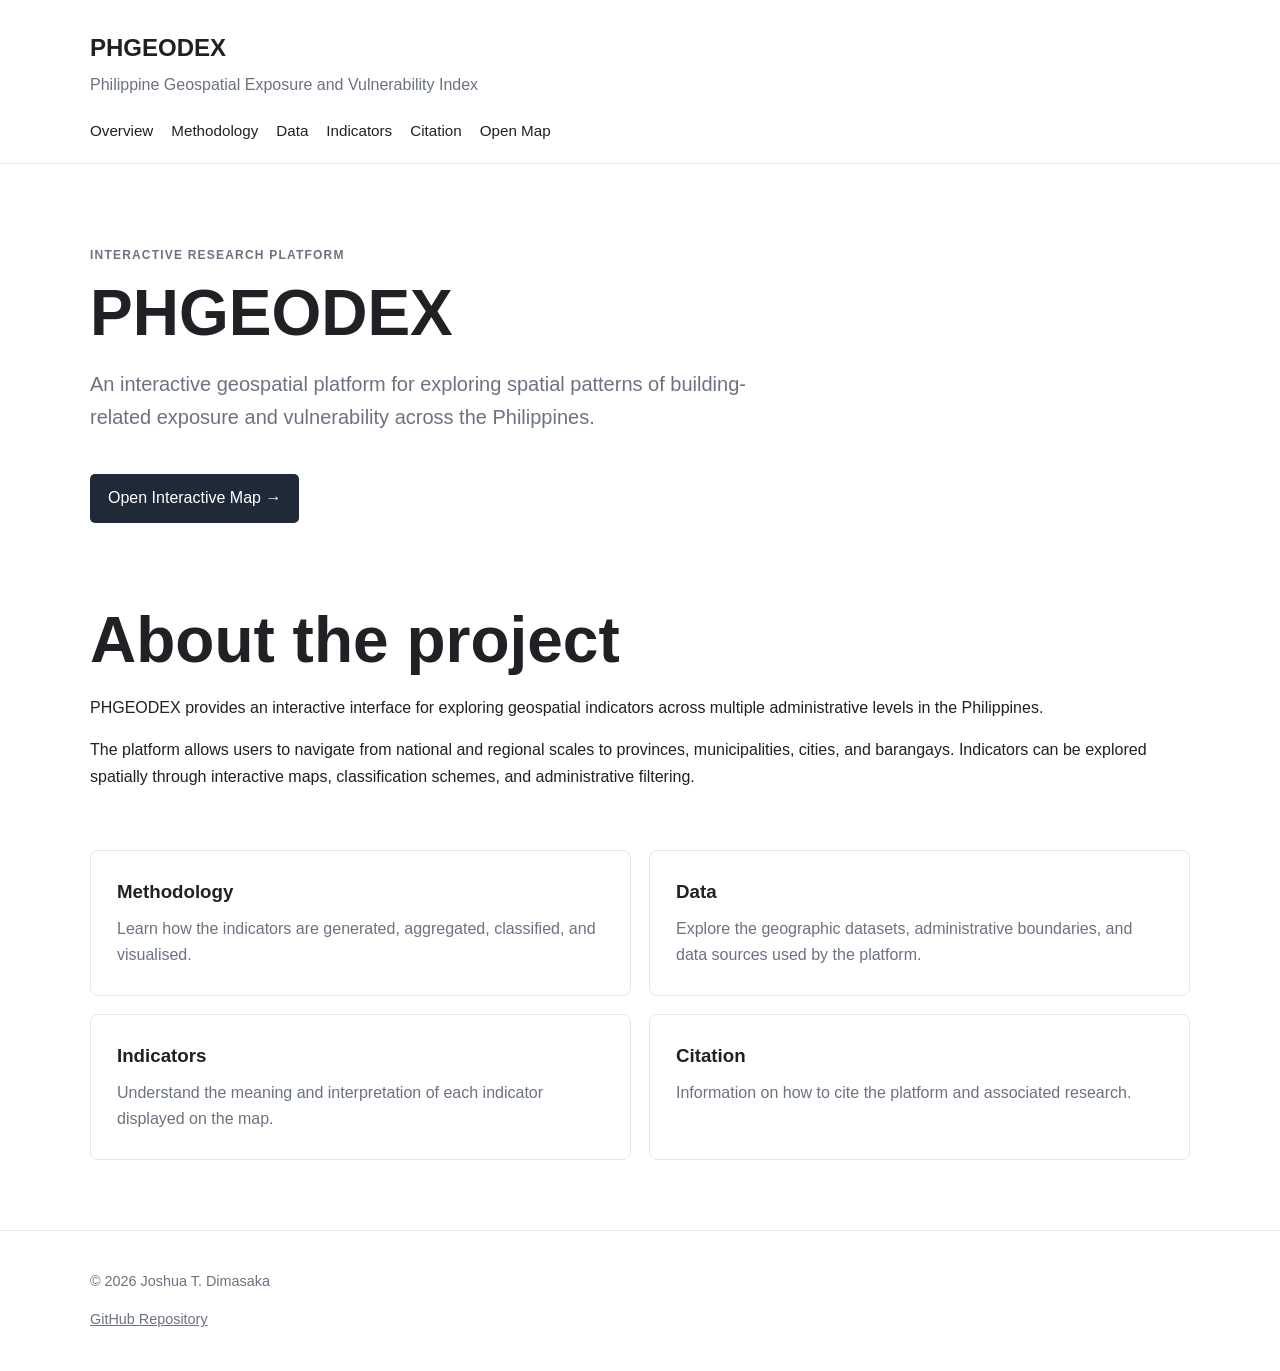
<file: docs/index.html>
<!DOCTYPE html>
<html lang="en">
<head>
    <meta charset="UTF-8">
    <meta name="viewport" content="width=device-width, initial-scale=1.0">

    <title>PHGEODEX | Documentation</title>

    <link rel="stylesheet" href="style.css">
</head>

<body>

<header class="site-header">
    <div class="container">
        <h1>PHGEODEX</h1>
        <p>Philippine Geospatial Exposure and Vulnerability Index</p>

        <nav>
            <a href="index.html">Overview</a>
            <a href="methodology.html">Methodology</a>
            <a href="data.html">Data</a>
            <a href="indicators.html">Indicators</a>
            <a href="citation.html">Citation</a>
            <a href="../">Open Map</a>
        </nav>
    </div>
</header>

<main class="container">

    <section class="hero">
        <p class="eyebrow">Interactive Research Platform</p>

        <h2>PHGEODEX</h2>

        <p class="lead">
            An interactive geospatial platform for exploring spatial patterns
            of building-related exposure and vulnerability across the Philippines.
        </p>

        <a class="button" href="../">
            Open Interactive Map →
        </a>
    </section>

    <section>
        <h2>About the project</h2>

        <p>
            PHGEODEX provides an interactive interface for exploring
            geospatial indicators across multiple administrative levels
            in the Philippines.
        </p>

        <p>
            The platform allows users to navigate from national and regional
            scales to provinces, municipalities, cities, and barangays.
            Indicators can be explored spatially through interactive maps,
            classification schemes, and administrative filtering.
        </p>
    </section>

    <section class="cards">

        <a class="card" href="methodology.html">
            <h3>Methodology</h3>
            <p>
                Learn how the indicators are generated, aggregated,
                classified, and visualised.
            </p>
        </a>

        <a class="card" href="data.html">
            <h3>Data</h3>
            <p>
                Explore the geographic datasets, administrative boundaries,
                and data sources used by the platform.
            </p>
        </a>

        <a class="card" href="indicators.html">
            <h3>Indicators</h3>
            <p>
                Understand the meaning and interpretation of each indicator
                displayed on the map.
            </p>
        </a>

        <a class="card" href="citation.html">
            <h3>Citation</h3>
            <p>
                Information on how to cite the platform and associated research.
            </p>
        </a>

    </section>

</main>

<footer>
    <div class="container">
        <p>
            © 2026 Joshua T. Dimasaka
        </p>

        <p>
            <a href="https://github.com/YOUR-USERNAME/YOUR-REPOSITORY">
                GitHub Repository
            </a>
        </p>
    </div>
</footer>

</body>
</html>
</file>
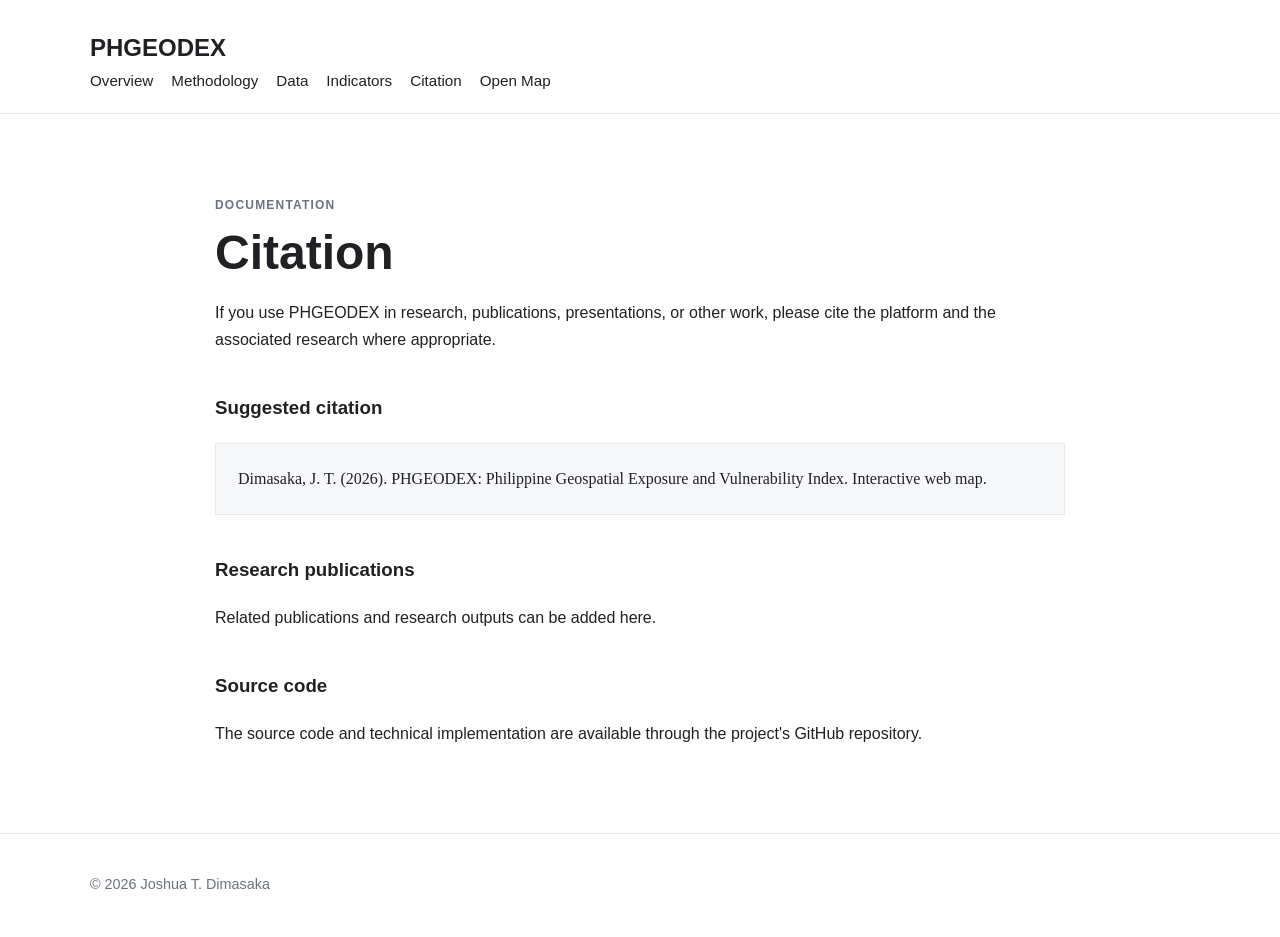
<file: docs/citation.html>
<!DOCTYPE html>
<html lang="en">
<head>
    <meta charset="UTF-8">
    <meta name="viewport" content="width=device-width, initial-scale=1.0">

    <title>Citation | PHGEODEX</title>

    <link rel="stylesheet" href="style.css">
</head>

<body>

<header class="site-header">
    <div class="container">

        <h1>PHGEODEX</h1>

        <nav>
            <a href="index.html">Overview</a>
            <a href="methodology.html">Methodology</a>
            <a href="data.html">Data</a>
            <a href="indicators.html">Indicators</a>
            <a href="citation.html">Citation</a>
            <a href="../">Open Map</a>
        </nav>

    </div>
</header>

<main class="container documentation">

    <p class="eyebrow">Documentation</p>

    <h2>Citation</h2>

    <p>
        If you use PHGEODEX in research, publications, presentations,
        or other work, please cite the platform and the associated
        research where appropriate.
    </p>

    <h3>Suggested citation</h3>

    <div class="citation">
        Dimasaka, J. T. (2026).
        PHGEODEX: Philippine Geospatial Exposure and Vulnerability Index.
        Interactive web map.
    </div>

    <h3>Research publications</h3>

    <p>
        Related publications and research outputs can be added here.
    </p>

    <h3>Source code</h3>

    <p>
        The source code and technical implementation are available through
        the project's GitHub repository.
    </p>

</main>

<footer>
    <div class="container">
        <p>© 2026 Joshua T. Dimasaka</p>
    </div>
</footer>

</body>
</html>
</file>
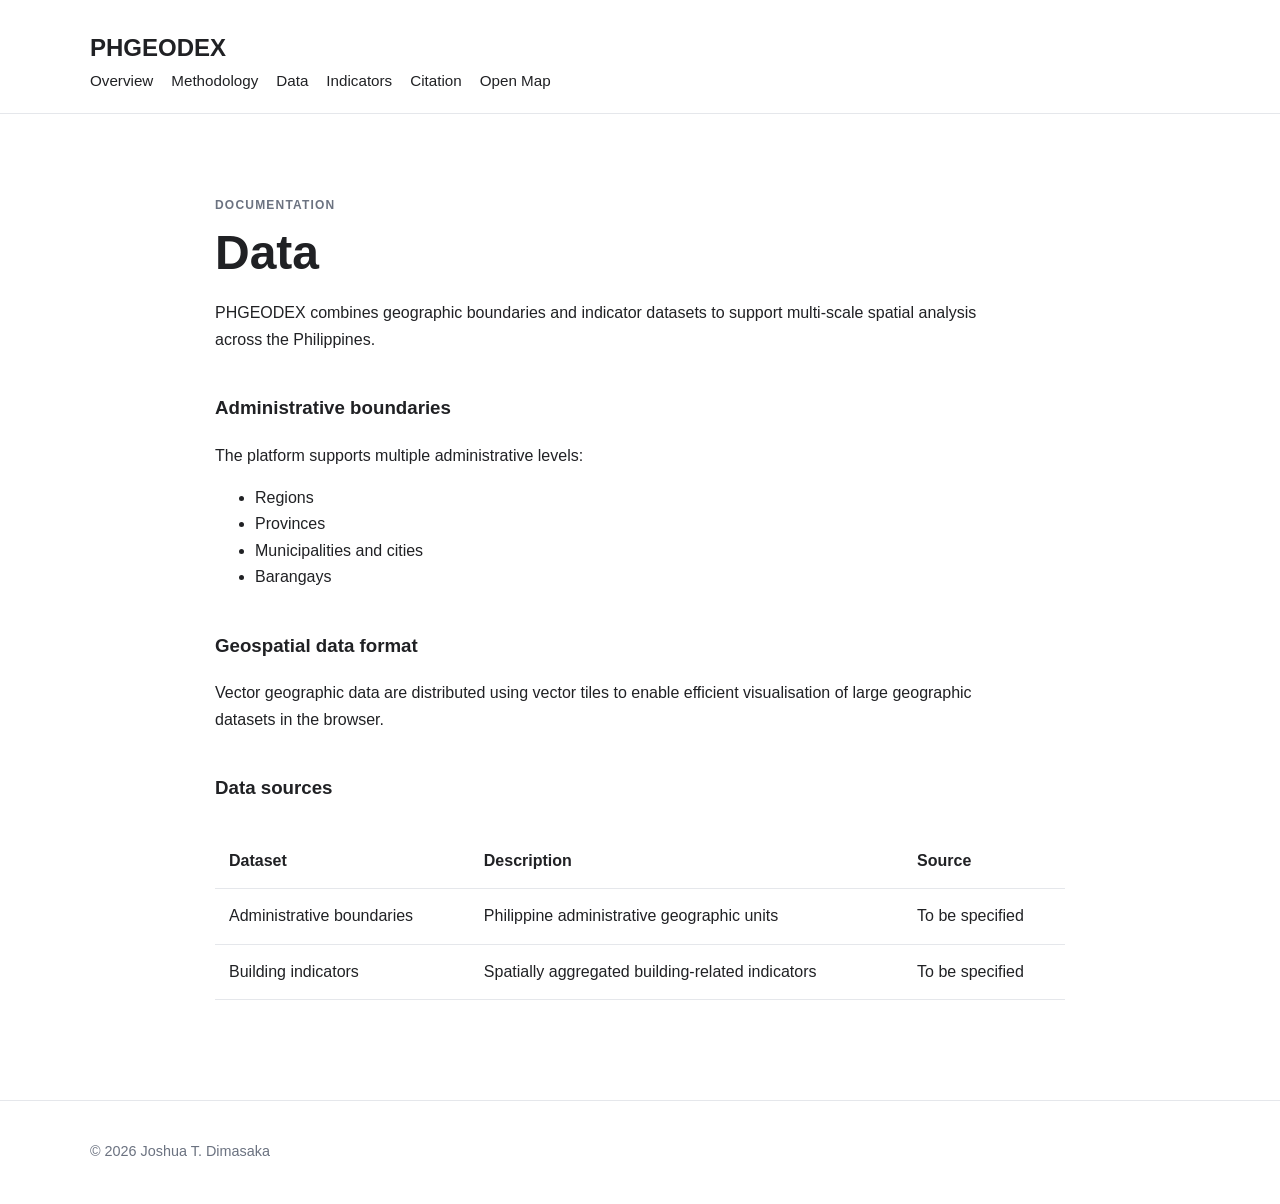
<file: docs/data.html>
<!DOCTYPE html>
<html lang="en">
<head>
    <meta charset="UTF-8">
    <meta name="viewport" content="width=device-width, initial-scale=1.0">

    <title>Data | PHGEODEX</title>

    <link rel="stylesheet" href="style.css">
</head>

<body>

<header class="site-header">
    <div class="container">

        <h1>PHGEODEX</h1>

        <nav>
            <a href="index.html">Overview</a>
            <a href="methodology.html">Methodology</a>
            <a href="data.html">Data</a>
            <a href="indicators.html">Indicators</a>
            <a href="citation.html">Citation</a>
            <a href="../">Open Map</a>
        </nav>

    </div>
</header>

<main class="container documentation">

    <p class="eyebrow">Documentation</p>

    <h2>Data</h2>

    <p>
        PHGEODEX combines geographic boundaries and indicator datasets
        to support multi-scale spatial analysis across the Philippines.
    </p>

    <h3>Administrative boundaries</h3>

    <p>
        The platform supports multiple administrative levels:
    </p>

    <ul>
        <li>Regions</li>
        <li>Provinces</li>
        <li>Municipalities and cities</li>
        <li>Barangays</li>
    </ul>

    <h3>Geospatial data format</h3>

    <p>
        Vector geographic data are distributed using vector tiles to enable
        efficient visualisation of large geographic datasets in the browser.
    </p>

    <h3>Data sources</h3>

    <table>
        <thead>
            <tr>
                <th>Dataset</th>
                <th>Description</th>
                <th>Source</th>
            </tr>
        </thead>

        <tbody>
            <tr>
                <td>Administrative boundaries</td>
                <td>Philippine administrative geographic units</td>
                <td>To be specified</td>
            </tr>

            <tr>
                <td>Building indicators</td>
                <td>Spatially aggregated building-related indicators</td>
                <td>To be specified</td>
            </tr>
        </tbody>
    </table>

</main>

<footer>
    <div class="container">
        <p>© 2026 Joshua T. Dimasaka</p>
    </div>
</footer>

</body>
</html>
</file>
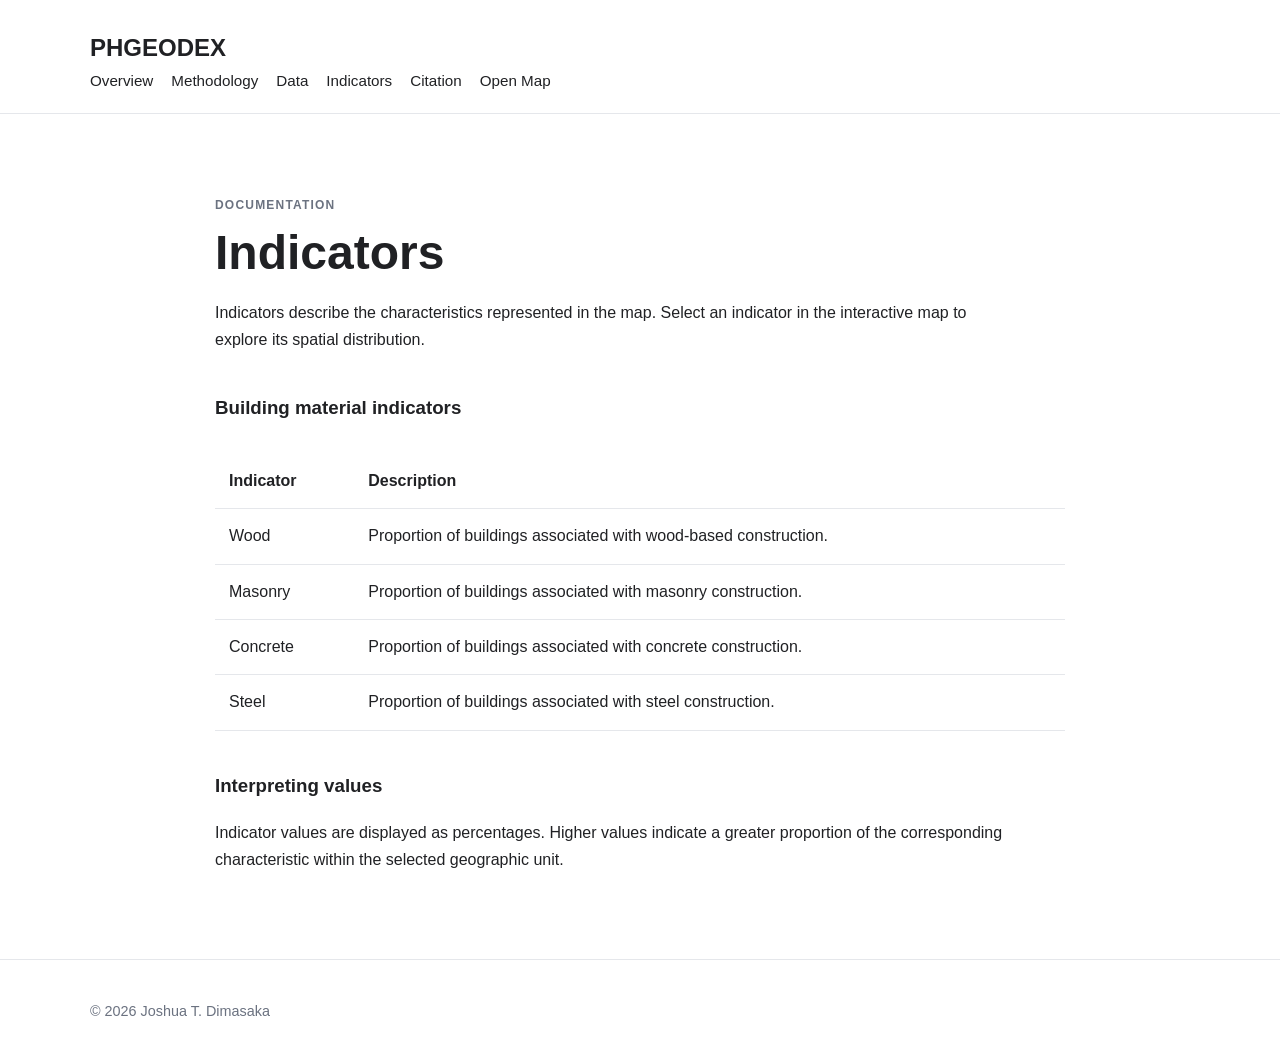
<file: docs/indicators.html>
<!DOCTYPE html>
<html lang="en">
<head>
    <meta charset="UTF-8">
    <meta name="viewport" content="width=device-width, initial-scale=1.0">

    <title>Indicators | PHGEODEX</title>

    <link rel="stylesheet" href="style.css">
</head>

<body>

<header class="site-header">
    <div class="container">

        <h1>PHGEODEX</h1>

        <nav>
            <a href="index.html">Overview</a>
            <a href="methodology.html">Methodology</a>
            <a href="data.html">Data</a>
            <a href="indicators.html">Indicators</a>
            <a href="citation.html">Citation</a>
            <a href="../">Open Map</a>
        </nav>

    </div>
</header>

<main class="container documentation">

    <p class="eyebrow">Documentation</p>

    <h2>Indicators</h2>

    <p>
        Indicators describe the characteristics represented in the map.
        Select an indicator in the interactive map to explore its spatial
        distribution.
    </p>

    <h3>Building material indicators</h3>

    <table>
        <thead>
            <tr>
                <th>Indicator</th>
                <th>Description</th>
            </tr>
        </thead>

        <tbody>

            <tr>
                <td>Wood</td>
                <td>
                    Proportion of buildings associated with wood-based
                    construction.
                </td>
            </tr>

            <tr>
                <td>Masonry</td>
                <td>
                    Proportion of buildings associated with masonry
                    construction.
                </td>
            </tr>

            <tr>
                <td>Concrete</td>
                <td>
                    Proportion of buildings associated with concrete
                    construction.
                </td>
            </tr>

            <tr>
                <td>Steel</td>
                <td>
                    Proportion of buildings associated with steel
                    construction.
                </td>
            </tr>

        </tbody>
    </table>

    <h3>Interpreting values</h3>

    <p>
        Indicator values are displayed as percentages. Higher values indicate
        a greater proportion of the corresponding characteristic within the
        selected geographic unit.
    </p>

</main>

<footer>
    <div class="container">
        <p>© 2026 Joshua T. Dimasaka</p>
    </div>
</footer>

</body>
</html>
</file>
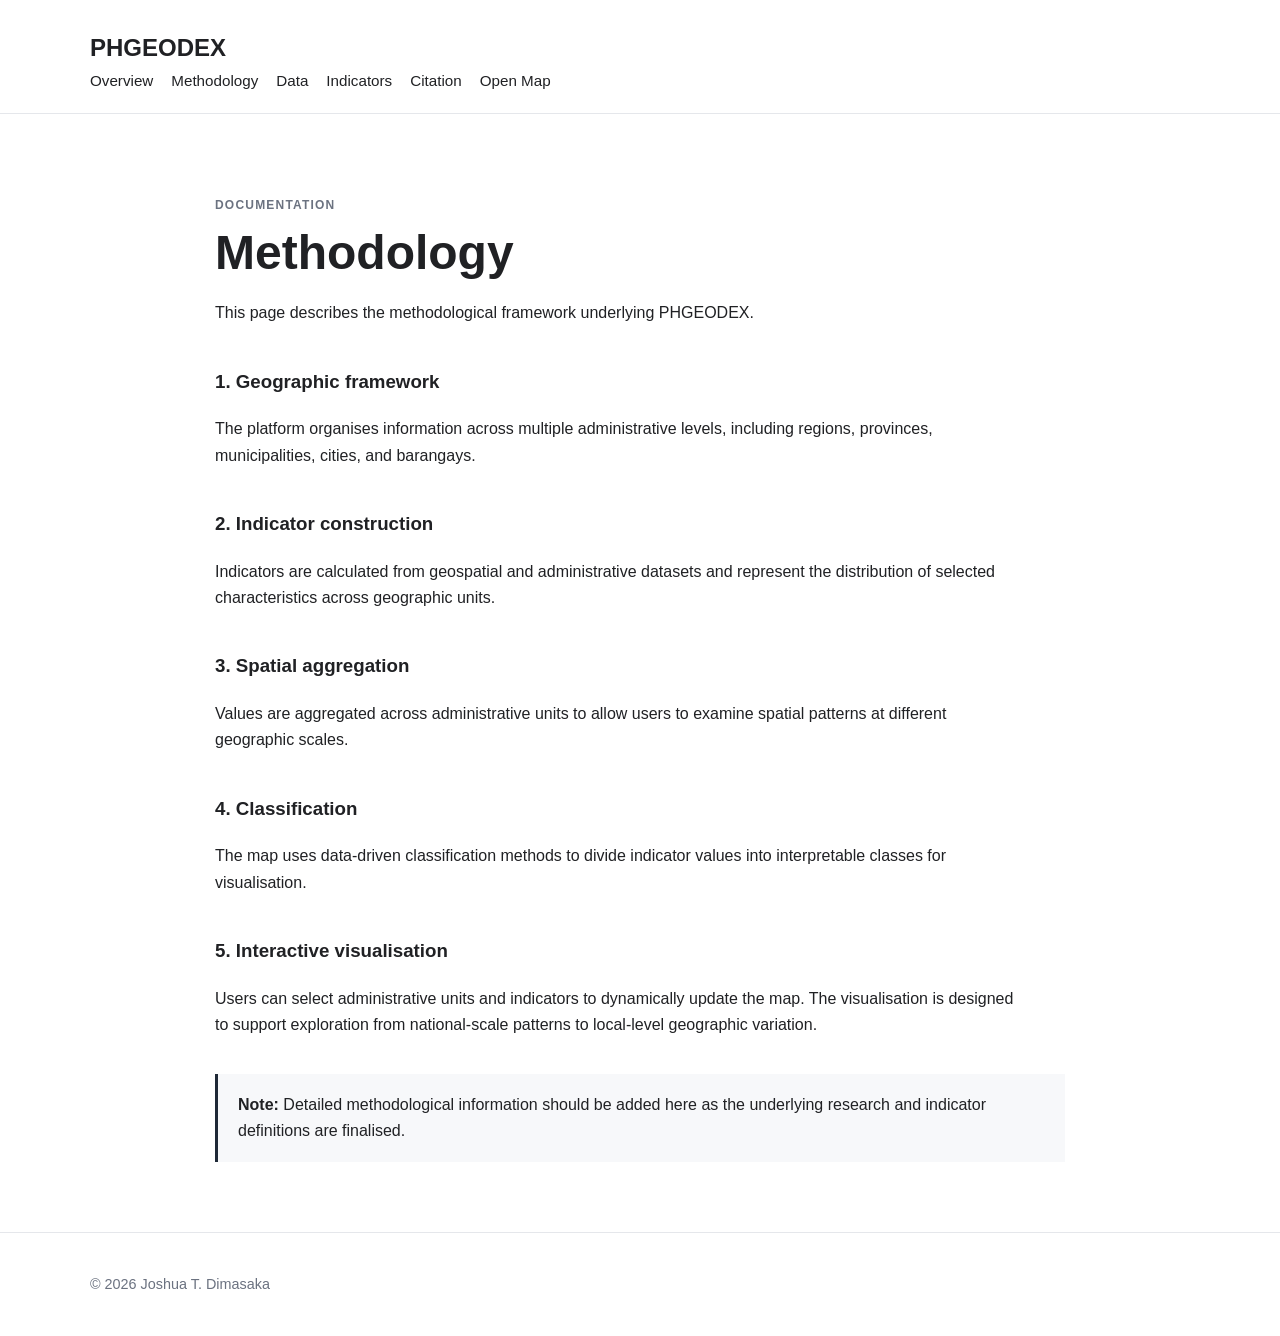
<file: docs/methodology.html>
<!DOCTYPE html>
<html lang="en">
<head>
    <meta charset="UTF-8">
    <meta name="viewport" content="width=device-width, initial-scale=1.0">

    <title>Methodology | PHGEODEX</title>

    <link rel="stylesheet" href="style.css">
</head>

<body>

<header class="site-header">
    <div class="container">

        <h1>PHGEODEX</h1>

        <nav>
            <a href="index.html">Overview</a>
            <a href="methodology.html">Methodology</a>
            <a href="data.html">Data</a>
            <a href="indicators.html">Indicators</a>
            <a href="citation.html">Citation</a>
            <a href="../">Open Map</a>
        </nav>

    </div>
</header>

<main class="container documentation">

    <p class="eyebrow">Documentation</p>

    <h2>Methodology</h2>

    <p>
        This page describes the methodological framework underlying
        PHGEODEX.
    </p>

    <h3>1. Geographic framework</h3>

    <p>
        The platform organises information across multiple administrative
        levels, including regions, provinces, municipalities, cities,
        and barangays.
    </p>

    <h3>2. Indicator construction</h3>

    <p>
        Indicators are calculated from geospatial and administrative datasets
        and represent the distribution of selected characteristics across
        geographic units.
    </p>

    <h3>3. Spatial aggregation</h3>

    <p>
        Values are aggregated across administrative units to allow users
        to examine spatial patterns at different geographic scales.
    </p>

    <h3>4. Classification</h3>

    <p>
        The map uses data-driven classification methods to divide indicator
        values into interpretable classes for visualisation.
    </p>

    <h3>5. Interactive visualisation</h3>

    <p>
        Users can select administrative units and indicators to dynamically
        update the map. The visualisation is designed to support exploration
        from national-scale patterns to local-level geographic variation.
    </p>

    <div class="notice">
        <strong>Note:</strong>
        Detailed methodological information should be added here as the
        underlying research and indicator definitions are finalised.
    </div>

</main>

<footer>
    <div class="container">
        <p>© 2026 Joshua T. Dimasaka</p>
    </div>
</footer>

</body>
</html>
</file>
<file: docs/style.css>
:root {
    --text: #202124;
    --muted: #6b7280;
    --border: #e5e7eb;
    --background: #ffffff;
    --surface: #f7f8fa;
    --accent: #1f2937;
}

* {
    box-sizing: border-box;
}

body {
    margin: 0;
    font-family:
        -apple-system,
        BlinkMacSystemFont,
        "Segoe UI",
        sans-serif;

    color: var(--text);
    background: var(--background);
    line-height: 1.65;
}

.container {
    width: min(1100px, calc(100% - 40px));
    margin: 0 auto;
}

.site-header {
    border-bottom: 1px solid var(--border);
    padding: 28px 0 20px;
}

.site-header h1 {
    margin: 0;
    font-size: 1.5rem;
}

.site-header p {
    margin: 4px 0 20px;
    color: var(--muted);
}

nav {
    display: flex;
    flex-wrap: wrap;
    gap: 18px;
}

nav a {
    color: var(--text);
    text-decoration: none;
    font-size: 0.95rem;
}

nav a:hover {
    text-decoration: underline;
}

main {
    padding: 70px 0;
}

.hero {
    max-width: 780px;
    padding-bottom: 70px;
}

.eyebrow {
    color: var(--muted);
    text-transform: uppercase;
    letter-spacing: 0.1em;
    font-size: 0.75rem;
    font-weight: 600;
}

h2 {
    font-size: clamp(2rem, 5vw, 4rem);
    line-height: 1.1;
    margin: 12px 0 20px;
}

h3 {
    margin-top: 40px;
}

.lead {
    font-size: 1.25rem;
    color: var(--muted);
    max-width: 700px;
}

.button {
    display: inline-block;
    margin-top: 20px;
    padding: 11px 18px;
    background: var(--accent);
    color: white;
    text-decoration: none;
    border-radius: 5px;
}

.cards {
    display: grid;
    grid-template-columns: repeat(2, 1fr);
    gap: 18px;
    margin-top: 60px;
}

.card {
    display: block;
    padding: 26px;
    border: 1px solid var(--border);
    text-decoration: none;
    color: inherit;
    border-radius: 8px;
}

.card:hover {
    background: var(--surface);
}

.card h3 {
    margin: 0 0 8px;
}

.card p {
    margin: 0;
    color: var(--muted);
}

.documentation {
    max-width: 850px;
}

.documentation h2 {
    font-size: 3rem;
}

.documentation p {
    max-width: 800px;
}

.notice {
    margin-top: 35px;
    padding: 18px 20px;
    background: var(--surface);
    border-left: 3px solid var(--accent);
}

table {
    width: 100%;
    border-collapse: collapse;
    margin: 30px 0;
}

th,
td {
    padding: 14px;
    border-bottom: 1px solid var(--border);
    text-align: left;
    vertical-align: top;
}

th {
    font-weight: 600;
}

.citation {
    padding: 22px;
    background: var(--surface);
    border: 1px solid var(--border);
    font-family: Georgia, serif;
}

footer {
    border-top: 1px solid var(--border);
    padding: 25px 0;
    color: var(--muted);
    font-size: 0.9rem;
}

footer a {
    color: inherit;
}

@media (max-width: 700px) {

    .cards {
        grid-template-columns: 1fr;
    }

    main {
        padding: 45px 0;
    }

    .documentation h2 {
        font-size: 2.3rem;
    }

    nav {
        gap: 12px;
    }
}
</file>
